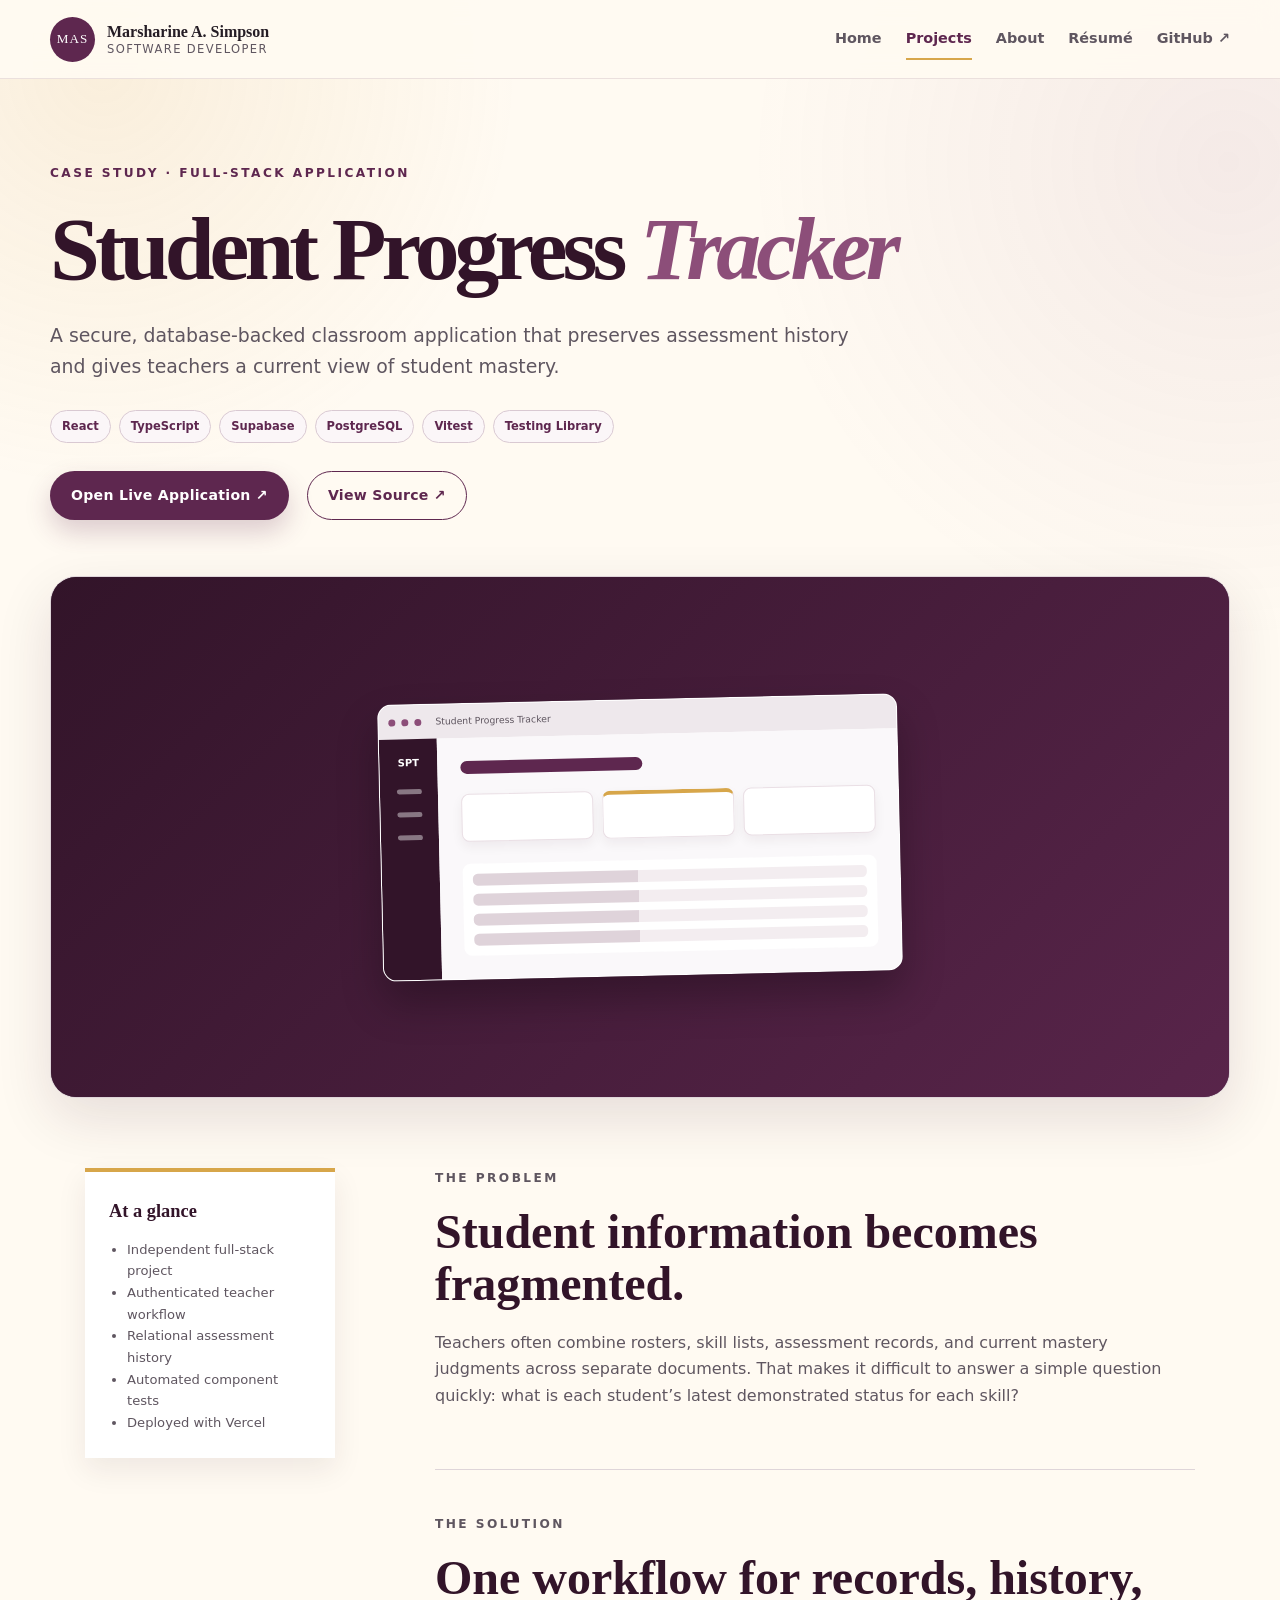
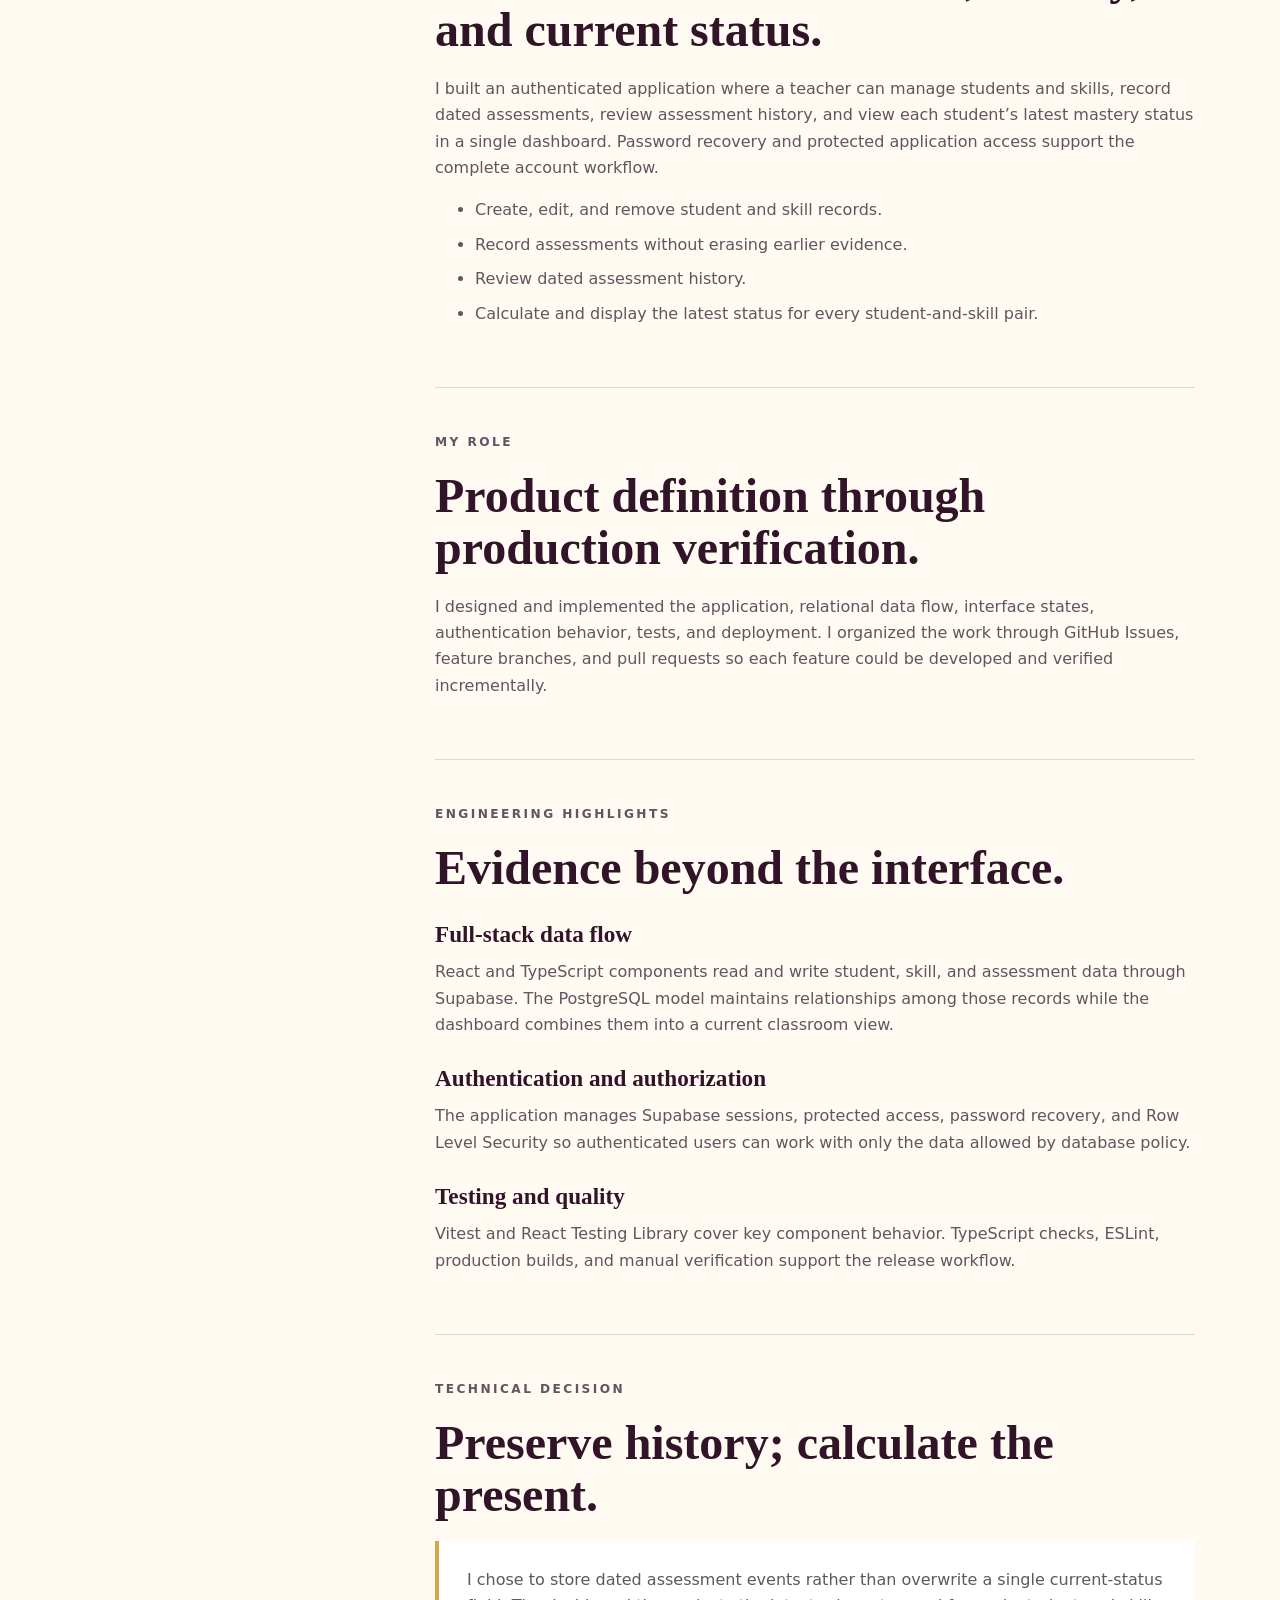
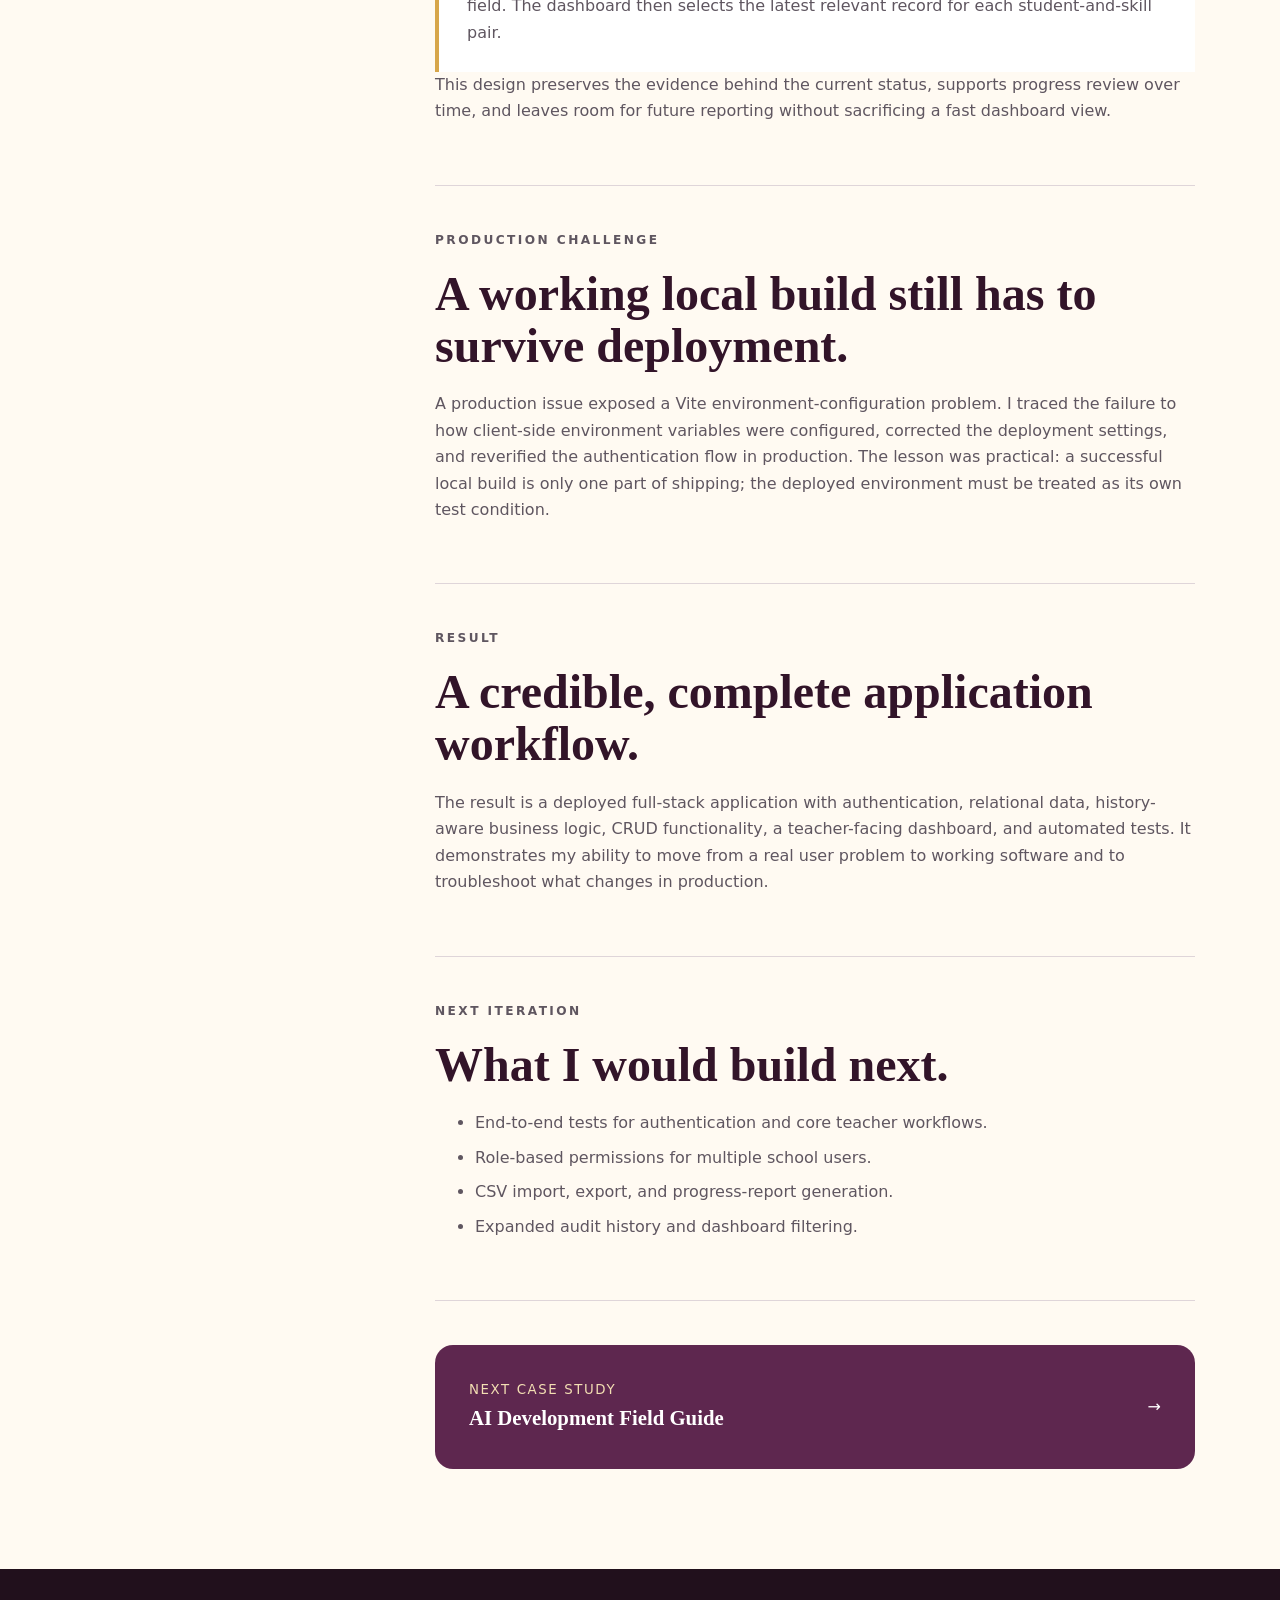
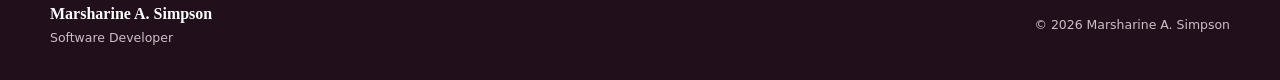
<file: case-studies/student-progress-tracker.html>
<!DOCTYPE html>
<html lang="en">
<head>
    <meta charset="UTF-8">
    <meta name="viewport" content="width=device-width, initial-scale=1.0">
    <meta name="description" content="Student Progress Tracker engineering case study: React, TypeScript, Supabase, PostgreSQL, authentication, Row Level Security, automated testing, and production debugging.">
    <title>Student Progress Tracker Case Study | Marsharine A. Simpson</title>
    <link rel="stylesheet" href="../styles.css">
    <script src="../script.js" defer></script>
</head>
<body data-page="case-study">
    <a class="skip-link" href="#main-content">Skip to main content</a>
    <header class="site-header">
        <div class="nav-shell">
            <a class="brand" href="../index.html" aria-label="Marsharine A. Simpson portfolio home"><span class="brand-mark" aria-hidden="true">MAS</span><span class="brand-copy"><strong>Marsharine A. Simpson</strong><small>Software Developer</small></span></a>
            <button class="menu-button" id="menu-button" type="button" aria-expanded="false" aria-controls="main-navigation" aria-label="Open navigation menu"><span></span><span></span><span></span></button>
            <nav class="main-navigation" id="main-navigation" aria-label="Primary navigation">
                <a href="../index.html">Home</a><a href="../projects.html" aria-current="page">Projects</a><a href="../about.html">About</a><a href="https://drive.google.com/file/d/1wuTWMn3myy1M6p0Pn2306747dkVDMAsk/view?usp=drivesdk" target="_blank" rel="noopener noreferrer">Résumé</a><a href="https://github.com/marsharine-cs" target="_blank" rel="noopener noreferrer">GitHub <span aria-hidden="true">↗</span></a>
            </nav>
        </div>
    </header>

    <main id="main-content">
        <section class="case-hero shell">
            <p class="eyebrow">CASE STUDY · FULL-STACK APPLICATION</p>
            <h1>Student Progress <span>Tracker</span></h1>
            <p class="case-lead">A secure, database-backed classroom application that preserves assessment history and gives teachers a current view of student mastery.</p>
            <div class="case-meta" aria-label="Technologies"><span>React</span><span>TypeScript</span><span>Supabase</span><span>PostgreSQL</span><span>Vitest</span><span>Testing Library</span></div>
            <div class="button-row"><a class="button button-primary" href="https://student-progress-tracker-sepia.vercel.app" target="_blank" rel="noopener noreferrer">Open Live Application ↗</a><a class="button button-secondary" href="https://github.com/marsharine-cs/student-progress-tracker" target="_blank" rel="noopener noreferrer">View Source ↗</a></div>
        </section>

        <div class="case-cover shell">
            <div class="tracker-preview" role="img" aria-label="Stylized preview of the Student Progress Tracker teacher dashboard">
                <div class="mock-browser"><div class="mock-browser-bar"><i></i><i></i><i></i><span>Student Progress Tracker</span></div><div class="mock-dashboard"><div class="mock-sidebar"><b>SPT</b><span></span><span></span><span></span></div><div class="mock-content"><div class="mock-heading"></div><div class="mock-stats"><i></i><i></i><i></i></div><div class="mock-table"><span></span><span></span><span></span><span></span></div></div></div></div>
            </div>
        </div>

        <div class="case-layout shell">
            <aside class="case-sidebar" aria-label="Case study summary">
                <strong>At a glance</strong>
                <ul><li>Independent full-stack project</li><li>Authenticated teacher workflow</li><li>Relational assessment history</li><li>Automated component tests</li><li>Deployed with Vercel</li></ul>
            </aside>

            <article class="case-article">
                <section><p class="eyebrow">THE PROBLEM</p><h2>Student information becomes fragmented.</h2><p>Teachers often combine rosters, skill lists, assessment records, and current mastery judgments across separate documents. That makes it difficult to answer a simple question quickly: what is each student’s latest demonstrated status for each skill?</p></section>

                <section><p class="eyebrow">THE SOLUTION</p><h2>One workflow for records, history, and current status.</h2><p>I built an authenticated application where a teacher can manage students and skills, record dated assessments, review assessment history, and view each student’s latest mastery status in a single dashboard. Password recovery and protected application access support the complete account workflow.</p><ul><li>Create, edit, and remove student and skill records.</li><li>Record assessments without erasing earlier evidence.</li><li>Review dated assessment history.</li><li>Calculate and display the latest status for every student-and-skill pair.</li></ul></section>

                <section><p class="eyebrow">MY ROLE</p><h2>Product definition through production verification.</h2><p>I designed and implemented the application, relational data flow, interface states, authentication behavior, tests, and deployment. I organized the work through GitHub Issues, feature branches, and pull requests so each feature could be developed and verified incrementally.</p></section>

                <section><p class="eyebrow">ENGINEERING HIGHLIGHTS</p><h2>Evidence beyond the interface.</h2><h3>Full-stack data flow</h3><p>React and TypeScript components read and write student, skill, and assessment data through Supabase. The PostgreSQL model maintains relationships among those records while the dashboard combines them into a current classroom view.</p><h3>Authentication and authorization</h3><p>The application manages Supabase sessions, protected access, password recovery, and Row Level Security so authenticated users can work with only the data allowed by database policy.</p><h3>Testing and quality</h3><p>Vitest and React Testing Library cover key component behavior. TypeScript checks, ESLint, production builds, and manual verification support the release workflow.</p></section>

                <section><p class="eyebrow">TECHNICAL DECISION</p><h2>Preserve history; calculate the present.</h2><div class="callout"><p>I chose to store dated assessment events rather than overwrite a single current-status field. The dashboard then selects the latest relevant record for each student-and-skill pair.</p></div><p>This design preserves the evidence behind the current status, supports progress review over time, and leaves room for future reporting without sacrificing a fast dashboard view.</p></section>

                <section><p class="eyebrow">PRODUCTION CHALLENGE</p><h2>A working local build still has to survive deployment.</h2><p>A production issue exposed a Vite environment-configuration problem. I traced the failure to how client-side environment variables were configured, corrected the deployment settings, and reverified the authentication flow in production. The lesson was practical: a successful local build is only one part of shipping; the deployed environment must be treated as its own test condition.</p></section>

                <section><p class="eyebrow">RESULT</p><h2>A credible, complete application workflow.</h2><p>The result is a deployed full-stack application with authentication, relational data, history-aware business logic, CRUD functionality, a teacher-facing dashboard, and automated tests. It demonstrates my ability to move from a real user problem to working software and to troubleshoot what changes in production.</p></section>

                <section><p class="eyebrow">NEXT ITERATION</p><h2>What I would build next.</h2><ul><li>End-to-end tests for authentication and core teacher workflows.</li><li>Role-based permissions for multiple school users.</li><li>CSV import, export, and progress-report generation.</li><li>Expanded audit history and dashboard filtering.</li></ul></section>

                <a class="next-project" href="ai-development-field-guide.html"><span><small>NEXT CASE STUDY</small><strong>AI Development Field Guide</strong></span><span aria-hidden="true">→</span></a>
            </article>
        </div>
    </main>
    <footer class="site-footer"><div class="shell footer-grid"><div><strong>Marsharine A. Simpson</strong><span>Software Developer</span></div><p>© <span data-current-year>2026</span> Marsharine A. Simpson</p></div></footer>
</body>
</html>
</file>
<file: styles.css>
:root {
    --ink: #251d25;
    --ink-soft: #5f5660;
    --plum: #5e274f;
    --plum-deep: #321429;
    --plum-light: #8c4e79;
    --gold: #d7a64a;
    --gold-soft: #f3dfb3;
    --cream: #fffaf2;
    --paper: #ffffff;
    --mist: #f4eee9;
    --line: #dfd5d9;
    --success: #4a7c59;
    --shadow: 0 20px 55px rgba(50, 20, 41, 0.12);
    --radius-lg: 26px;
    --radius-md: 18px;
    --radius-sm: 10px;
    --shell: 1180px;
}

* {
    box-sizing: border-box;
}

html {
    scroll-behavior: smooth;
}

body {
    margin: 0;
    color: var(--ink);
    background: var(--cream);
    font-family: Inter, ui-sans-serif, system-ui, -apple-system, BlinkMacSystemFont, "Segoe UI", sans-serif;
    line-height: 1.65;
}

body::before {
    position: fixed;
    inset: 0;
    z-index: -1;
    background:
        radial-gradient(circle at 8% 8%, rgba(215, 166, 74, 0.13), transparent 26rem),
        radial-gradient(circle at 96% 18%, rgba(140, 78, 121, 0.09), transparent 30rem);
    content: "";
    pointer-events: none;
}

img {
    display: block;
    max-width: 100%;
}

a {
    color: inherit;
}

button,
a {
    -webkit-tap-highlight-color: transparent;
}

button,
input,
textarea,
select {
    font: inherit;
}

h1,
h2,
h3,
p,
figure,
ul {
    margin-top: 0;
}

h1,
h2,
h3 {
    color: var(--plum-deep);
    font-family: Georgia, "Times New Roman", serif;
    line-height: 1.08;
}

h1 span,
h2 span {
    color: var(--plum-light);
    font-style: italic;
}

.shell {
    width: min(calc(100% - 40px), var(--shell));
    margin-inline: auto;
}

.section {
    padding-block: 96px;
}

.skip-link {
    position: fixed;
    top: 12px;
    left: 12px;
    z-index: 1000;
    padding: 10px 16px;
    border-radius: 8px;
    color: var(--paper);
    background: var(--plum-deep);
    transform: translateY(-150%);
    transition: transform 160ms ease;
}

.skip-link:focus {
    transform: translateY(0);
}

:focus-visible {
    outline: 3px solid var(--gold);
    outline-offset: 4px;
}

.site-header {
    position: sticky;
    top: 0;
    z-index: 100;
    border-bottom: 1px solid rgba(94, 39, 79, 0.12);
    background: rgba(255, 250, 242, 0.94);
    backdrop-filter: blur(14px);
}

.nav-shell {
    display: flex;
    align-items: center;
    justify-content: space-between;
    width: min(calc(100% - 40px), var(--shell));
    min-height: 78px;
    margin-inline: auto;
    gap: 32px;
}

.brand {
    display: inline-flex;
    align-items: center;
    gap: 12px;
    text-decoration: none;
}

.brand-mark {
    display: grid;
    width: 45px;
    aspect-ratio: 1;
    place-items: center;
    border-radius: 50%;
    color: var(--paper);
    background: var(--plum);
    font-family: Georgia, "Times New Roman", serif;
    font-size: 0.82rem;
    letter-spacing: 0.08em;
}

.brand-copy {
    display: grid;
    line-height: 1.25;
}

.brand-copy strong {
    font-family: Georgia, "Times New Roman", serif;
    font-size: 1rem;
}

.brand-copy small {
    color: var(--ink-soft);
    font-size: 0.72rem;
    letter-spacing: 0.12em;
    text-transform: uppercase;
}

.main-navigation {
    display: flex;
    align-items: center;
    gap: 24px;
}

.main-navigation a {
    position: relative;
    color: var(--ink-soft);
    font-size: 0.9rem;
    font-weight: 700;
    text-decoration: none;
}

.main-navigation a:hover,
.main-navigation a[aria-current="page"] {
    color: var(--plum);
}

.main-navigation a[aria-current="page"]::after {
    position: absolute;
    right: 0;
    bottom: -9px;
    left: 0;
    height: 2px;
    background: var(--gold);
    content: "";
}

.menu-button {
    display: none;
    width: 46px;
    height: 42px;
    padding: 10px;
    border: 1px solid var(--line);
    border-radius: 9px;
    background: var(--paper);
    cursor: pointer;
}

.menu-button span {
    display: block;
    width: 100%;
    height: 2px;
    margin-block: 4px;
    border-radius: 2px;
    background: var(--plum-deep);
    transition: transform 180ms ease, opacity 180ms ease;
}

.menu-button[aria-expanded="true"] span:first-child {
    transform: translateY(6px) rotate(45deg);
}

.menu-button[aria-expanded="true"] span:nth-child(2) {
    opacity: 0;
}

.menu-button[aria-expanded="true"] span:last-child {
    transform: translateY(-6px) rotate(-45deg);
}

.hero {
    display: grid;
    grid-template-columns: minmax(0, 1.25fr) minmax(300px, 0.75fr);
    align-items: center;
    min-height: 680px;
    padding-block: 86px;
    gap: clamp(46px, 8vw, 105px);
}

.eyebrow {
    margin-bottom: 18px;
    color: var(--plum);
    font-size: 0.76rem;
    font-weight: 800;
    letter-spacing: 0.2em;
}

.hero h1,
.page-hero h1,
.case-hero h1 {
    margin-bottom: 22px;
    font-size: clamp(3.25rem, 7vw, 6.5rem);
    letter-spacing: -0.055em;
}

.hero-stack {
    margin-bottom: 20px;
    color: var(--plum);
    font-size: clamp(1rem, 2vw, 1.23rem);
    font-weight: 800;
    letter-spacing: 0.015em;
}

.hero-introduction {
    max-width: 700px;
    margin-bottom: 18px;
    color: var(--ink-soft);
    font-size: 1.12rem;
}

.signature-line {
    margin-bottom: 30px;
    color: var(--plum-deep);
    font-family: Georgia, "Times New Roman", serif;
    font-size: 1.2rem;
    font-style: italic;
}

.button-row,
.project-actions {
    display: flex;
    flex-wrap: wrap;
    align-items: center;
    gap: 12px 18px;
}

.button {
    display: inline-flex;
    align-items: center;
    justify-content: center;
    min-height: 48px;
    padding: 12px 20px;
    border: 1px solid transparent;
    border-radius: 999px;
    font-size: 0.88rem;
    font-weight: 800;
    letter-spacing: 0.02em;
    text-decoration: none;
    transition: transform 160ms ease, box-shadow 160ms ease, background 160ms ease;
}

.button:hover {
    transform: translateY(-2px);
}

.button-primary {
    color: var(--paper);
    background: var(--plum);
    box-shadow: 0 12px 26px rgba(94, 39, 79, 0.22);
}

.button-primary:hover {
    background: var(--plum-deep);
}

.button-secondary {
    border-color: var(--plum);
    color: var(--plum);
    background: transparent;
}

.button-light {
    color: var(--plum-deep);
    background: var(--cream);
}

.button-outline-light {
    border-color: rgba(255, 255, 255, 0.65);
    color: var(--paper);
}

.button-small {
    min-height: 40px;
    padding: 9px 16px;
    font-size: 0.78rem;
}

.hero-photo {
    position: relative;
    margin: 0;
}

.hero-photo::before {
    position: absolute;
    inset: -20px 20px 35px -20px;
    z-index: -1;
    border: 1px solid var(--gold);
    border-radius: 180px 180px var(--radius-lg) var(--radius-lg);
    content: "";
}

.hero-photo img {
    width: 100%;
    aspect-ratio: 4 / 5;
    border-radius: 180px 180px var(--radius-lg) var(--radius-lg);
    object-fit: cover;
    object-position: center 22%;
    box-shadow: var(--shadow);
}

.hero-photo figcaption {
    position: absolute;
    right: -20px;
    bottom: 18px;
    max-width: 240px;
    padding: 13px 17px;
    border-left: 4px solid var(--gold);
    color: var(--paper);
    background: var(--plum-deep);
    box-shadow: var(--shadow);
    font-size: 0.77rem;
    font-weight: 700;
    letter-spacing: 0.03em;
}

.proof-strip {
    border-block: 1px solid var(--line);
    background: var(--paper);
}

.proof-grid {
    display: grid;
    grid-template-columns: repeat(4, 1fr);
}

.proof-grid div {
    display: grid;
    min-height: 118px;
    align-content: center;
    padding: 20px 28px;
    border-left: 1px solid var(--line);
}

.proof-grid div:last-child {
    border-right: 1px solid var(--line);
}

.proof-grid strong {
    color: var(--plum-deep);
    font-family: Georgia, "Times New Roman", serif;
    font-size: 1.08rem;
}

.proof-grid span {
    color: var(--ink-soft);
    font-size: 0.78rem;
}

.section-heading {
    display: grid;
    grid-template-columns: minmax(0, 1fr) minmax(260px, 0.62fr);
    align-items: end;
    margin-bottom: 46px;
    gap: 44px;
}

.section-heading h2,
.developer-edge h2,
.cta-section h2 {
    max-width: 740px;
    margin-bottom: 0;
    font-size: clamp(2.4rem, 5vw, 4.4rem);
    letter-spacing: -0.04em;
}

.section-heading > p,
.developer-edge > div:last-child p {
    margin-bottom: 0;
    color: var(--ink-soft);
}

.featured-grid {
    display: grid;
    gap: 28px;
}

.project-card {
    overflow: hidden;
    border: 1px solid var(--line);
    border-radius: var(--radius-lg);
    background: var(--paper);
    box-shadow: 0 12px 36px rgba(50, 20, 41, 0.07);
}

.project-card-featured {
    display: grid;
    grid-template-columns: minmax(0, 0.94fr) minmax(0, 1.06fr);
    min-height: 390px;
}

.project-media {
    display: grid;
    min-height: 320px;
    padding: clamp(18px, 2.4vw, 30px);
    overflow: hidden;
    place-items: center;
    background:
        linear-gradient(145deg, rgba(94, 39, 79, 0.09), rgba(215, 166, 74, 0.12)),
        var(--mist);
}

.project-media img {
    width: 100%;
    height: auto;
    max-height: 100%;
    border-radius: 12px;
    object-fit: contain;
    box-shadow: 0 14px 30px rgba(50, 20, 41, 0.14);
    transition: transform 350ms ease;
}

a.project-media:hover img {
    transform: translateY(-3px);
}

.project-card-body {
    display: flex;
    flex-direction: column;
    justify-content: center;
    padding: clamp(30px, 5vw, 60px);
}

.project-kicker {
    margin-bottom: 15px;
    color: var(--plum-light);
    font-size: 0.72rem;
    font-weight: 900;
    letter-spacing: 0.18em;
}

.project-card h3 {
    margin-bottom: 15px;
    font-size: clamp(2rem, 3.5vw, 3.2rem);
}

.project-card-body > p:not(.project-kicker) {
    margin-bottom: 22px;
    color: var(--ink-soft);
}

.tag-list {
    display: flex;
    flex-wrap: wrap;
    padding: 0;
    margin-bottom: 28px;
    gap: 8px;
    list-style: none;
}

.tag-list li,
.case-meta span {
    padding: 6px 11px;
    border: 1px solid #d9c9d2;
    border-radius: 999px;
    color: var(--plum);
    background: #fbf6f8;
    font-size: 0.72rem;
    font-weight: 800;
}

.project-actions > a:not(.button),
.text-link {
    color: var(--plum);
    font-size: 0.82rem;
    font-weight: 850;
    text-underline-offset: 4px;
}

.section-action {
    margin-top: 38px;
    text-align: right;
}

.text-link {
    font-size: 0.96rem;
}

.tracker-preview {
    display: grid;
    padding: clamp(24px, 4vw, 48px);
    place-items: center;
    background:
        linear-gradient(135deg, rgba(50, 20, 41, 0.96), rgba(94, 39, 79, 0.88)),
        var(--plum-deep);
}

.mock-browser {
    width: 100%;
    max-width: 520px;
    overflow: hidden;
    border: 1px solid rgba(255, 255, 255, 0.25);
    border-radius: 14px;
    background: var(--paper);
    box-shadow: 0 22px 40px rgba(0, 0, 0, 0.27);
    transform: rotate(-1.3deg);
}

.mock-browser-bar {
    display: flex;
    align-items: center;
    height: 34px;
    padding-inline: 10px;
    gap: 6px;
    color: var(--ink-soft);
    background: #eee8ec;
    font-size: 0.58rem;
}

.mock-browser-bar i {
    width: 7px;
    height: 7px;
    border-radius: 50%;
    background: var(--plum-light);
}

.mock-browser-bar span {
    margin-left: 8px;
}

.mock-dashboard {
    display: grid;
    grid-template-columns: 58px 1fr;
    min-height: 235px;
}

.mock-sidebar {
    display: flex;
    flex-direction: column;
    align-items: center;
    padding-top: 16px;
    gap: 18px;
    color: var(--paper);
    background: var(--plum-deep);
    font-size: 0.62rem;
}

.mock-sidebar span {
    width: 25px;
    height: 5px;
    border-radius: 10px;
    background: rgba(255, 255, 255, 0.42);
}

.mock-content {
    padding: 23px;
    background: #faf8fa;
}

.mock-heading {
    width: 44%;
    height: 13px;
    margin-bottom: 20px;
    border-radius: 8px;
    background: var(--plum);
}

.mock-stats {
    display: grid;
    grid-template-columns: repeat(3, 1fr);
    margin-bottom: 22px;
    gap: 9px;
}

.mock-stats i {
    height: 48px;
    border: 1px solid #eadfe5;
    border-radius: 8px;
    background: var(--paper);
    box-shadow: 0 5px 12px rgba(50, 20, 41, 0.06);
}

.mock-stats i:nth-child(2) {
    border-top: 4px solid var(--gold);
}

.mock-table {
    display: grid;
    padding: 10px;
    gap: 8px;
    border-radius: 8px;
    background: var(--paper);
}

.mock-table span {
    height: 12px;
    border-radius: 5px;
    background: linear-gradient(90deg, #dfd3da 42%, #f3edf0 42%);
}

.section-dark {
    color: #f7edf3;
    background: var(--plum-deep);
}

.section-heading-light h2,
.section-heading-light h3 {
    color: var(--paper);
}

.section-heading-light .eyebrow {
    color: var(--gold-soft);
}

.section-heading-light > p {
    color: #cabec7;
}

.skills-grid {
    display: grid;
    grid-template-columns: repeat(4, 1fr);
    border-block: 1px solid rgba(255, 255, 255, 0.16);
}

.skills-grid article {
    min-height: 250px;
    padding: 34px 28px;
    border-left: 1px solid rgba(255, 255, 255, 0.16);
}

.skills-grid article:last-child {
    border-right: 1px solid rgba(255, 255, 255, 0.16);
}

.skills-grid span {
    color: var(--gold);
    font-size: 0.75rem;
    font-weight: 900;
}

.skills-grid h3 {
    margin: 40px 0 14px;
    color: var(--paper);
    font-size: 1.55rem;
}

.skills-grid p {
    margin-bottom: 0;
    color: #cabec7;
    font-size: 0.88rem;
}

.developer-edge {
    display: grid;
    grid-template-columns: minmax(0, 1fr) minmax(300px, 0.76fr);
    align-items: center;
    gap: clamp(44px, 8vw, 100px);
}

.developer-edge .text-link {
    display: inline-block;
    margin-top: 22px;
}

.cta-section {
    padding-block: 74px;
    color: var(--paper);
    background: var(--plum);
}

.cta-grid {
    display: grid;
    grid-template-columns: minmax(0, 1.2fr) auto;
    align-items: center;
    gap: 40px;
}

.cta-section .eyebrow {
    color: var(--gold-soft);
}

.cta-section h2 {
    color: var(--paper);
    font-size: clamp(2rem, 4vw, 3.5rem);
}

.site-footer {
    padding-block: 32px;
    color: #cbbfc6;
    background: #21101c;
}

.footer-grid {
    display: flex;
    align-items: center;
    justify-content: space-between;
    gap: 30px;
}

.footer-grid div {
    display: grid;
}

.footer-grid strong {
    color: var(--paper);
    font-family: Georgia, "Times New Roman", serif;
}

.footer-grid span,
.footer-grid p {
    font-size: 0.78rem;
}

.footer-grid p {
    margin-bottom: 0;
}

/* Projects */
.page-hero {
    max-width: 900px;
    padding-block: 90px 72px;
}

.page-hero h1 {
    margin-bottom: 24px;
}

.page-hero > p:last-child {
    max-width: 760px;
    margin-bottom: 0;
    color: var(--ink-soft);
    font-size: 1.12rem;
}

.project-index {
    padding-bottom: 96px;
}

.compact-grid {
    display: grid;
    grid-template-columns: repeat(2, minmax(0, 1fr));
    gap: 24px;
}

.compact-card {
    display: grid;
    grid-template-columns: minmax(150px, 0.72fr) minmax(0, 1fr);
    min-height: 240px;
}

.compact-card .project-media {
    min-height: 100%;
    padding: 16px;
}

.compact-card .project-card-body {
    padding: 28px;
}

.compact-card h3 {
    font-size: 1.55rem;
}

.compact-card .tag-list {
    margin-bottom: 18px;
}

.compact-card .project-actions {
    margin-top: auto;
}

.subsection-heading {
    display: flex;
    align-items: end;
    justify-content: space-between;
    margin: 84px 0 30px;
    gap: 30px;
}

.subsection-heading h2 {
    max-width: 700px;
    margin-bottom: 0;
    font-size: clamp(2rem, 4vw, 3.4rem);
}

.subsection-heading p {
    max-width: 470px;
    margin-bottom: 0;
    color: var(--ink-soft);
}

.education-card {
    display: grid;
    grid-template-columns: minmax(280px, 0.82fr) minmax(0, 1.18fr);
    overflow: hidden;
    border: 1px solid var(--line);
    border-radius: var(--radius-lg);
    background: var(--paper);
}

.education-card img {
    width: 100%;
    height: 100%;
    min-height: 360px;
    padding: 28px;
    object-fit: contain;
    background:
        linear-gradient(145deg, rgba(94, 39, 79, 0.08), rgba(215, 166, 74, 0.12)),
        var(--mist);
}

.education-card > div {
    padding: clamp(32px, 5vw, 58px);
}

.education-card h3 {
    font-size: clamp(2rem, 4vw, 3.4rem);
}

.education-card p {
    color: var(--ink-soft);
}

.minor-link-row {
    margin-top: 28px;
    color: var(--ink-soft);
    font-size: 0.88rem;
}

/* About */
.about-intro {
    display: grid;
    grid-template-columns: minmax(280px, 0.75fr) minmax(0, 1.25fr);
    align-items: start;
    gap: clamp(48px, 8vw, 110px);
}

.about-intro figure {
    position: sticky;
    top: 110px;
    margin: 0;
}

.about-intro img {
    width: 100%;
    aspect-ratio: 4 / 5;
    border-radius: 170px 170px var(--radius-lg) var(--radius-lg);
    object-fit: cover;
    box-shadow: var(--shadow);
}

.about-copy .lead {
    color: var(--plum-deep);
    font-family: Georgia, "Times New Roman", serif;
    font-size: clamp(1.45rem, 3vw, 2.2rem);
    line-height: 1.35;
}

.about-copy p:not(.eyebrow):not(.lead) {
    color: var(--ink-soft);
}

.experience-grid {
    display: grid;
    grid-template-columns: repeat(2, 1fr);
    margin-top: 58px;
    border-top: 1px solid var(--line);
    border-left: 1px solid var(--line);
}

.experience-grid article {
    padding: 30px;
    border-right: 1px solid var(--line);
    border-bottom: 1px solid var(--line);
}

.experience-grid h3 {
    font-size: 1.45rem;
}

.experience-grid p {
    margin-bottom: 0;
    color: var(--ink-soft);
    font-size: 0.9rem;
}

.credentials-grid {
    display: grid;
    grid-template-columns: 1.15fr 0.85fr;
    gap: 26px;
}

.credential-card {
    padding: 34px;
    border: 1px solid var(--line);
    border-radius: var(--radius-md);
    background: var(--paper);
}

.credential-card h3 {
    margin-bottom: 9px;
    font-size: 1.35rem;
}

.credential-card p {
    margin-bottom: 0;
    color: var(--ink-soft);
}

/* Case studies */
.case-hero {
    padding-block: 84px 56px;
}

.case-hero h1 {
    max-width: 980px;
    font-size: clamp(3rem, 7vw, 6rem);
}

.case-hero .case-lead {
    max-width: 820px;
    color: var(--ink-soft);
    font-size: 1.18rem;
}

.case-meta {
    display: flex;
    flex-wrap: wrap;
    margin: 28px 0;
    gap: 8px;
}

.case-cover {
    overflow: hidden;
    margin-bottom: 70px;
    border: 1px solid var(--line);
    border-radius: var(--radius-lg);
    background: var(--paper);
    box-shadow: var(--shadow);
}

.case-cover img {
    width: 100%;
    height: auto;
    object-fit: contain;
}

.case-cover .tracker-preview {
    min-height: 520px;
}

.case-layout {
    display: grid;
    grid-template-columns: 250px minmax(0, 760px);
    justify-content: center;
    padding-bottom: 100px;
    gap: clamp(42px, 8vw, 100px);
}

.case-sidebar {
    position: sticky;
    top: 110px;
    align-self: start;
    padding: 24px;
    border-top: 4px solid var(--gold);
    background: var(--paper);
    box-shadow: 0 12px 28px rgba(50, 20, 41, 0.08);
}

.case-sidebar strong {
    display: block;
    margin-bottom: 12px;
    color: var(--plum-deep);
    font-family: Georgia, "Times New Roman", serif;
    font-size: 1.15rem;
}

.case-sidebar ul {
    padding-left: 18px;
    margin-bottom: 0;
    color: var(--ink-soft);
    font-size: 0.82rem;
}

.case-article section {
    padding-bottom: 44px;
    margin-bottom: 44px;
    border-bottom: 1px solid var(--line);
}

.case-article section:last-child {
    border-bottom: 0;
}

.case-article h2 {
    margin-bottom: 20px;
    font-size: clamp(2rem, 4vw, 3rem);
}

.case-article h3 {
    margin: 28px 0 12px;
    font-size: 1.45rem;
}

.case-article p,
.case-article li {
    color: var(--ink-soft);
}

.case-article li + li {
    margin-top: 8px;
}

.callout {
    padding: 26px 28px;
    border-left: 4px solid var(--gold);
    background: var(--paper);
}

.callout p:last-child {
    margin-bottom: 0;
}

.next-project {
    display: flex;
    align-items: center;
    justify-content: space-between;
    padding: 34px;
    border-radius: var(--radius-md);
    color: var(--paper);
    background: var(--plum);
    text-decoration: none;
}

.next-project small {
    display: block;
    color: var(--gold-soft);
    letter-spacing: 0.12em;
}

.next-project strong {
    font-family: Georgia, "Times New Roman", serif;
    font-size: 1.3rem;
}

@media (max-width: 980px) {
    .hero {
        grid-template-columns: minmax(0, 1.15fr) minmax(260px, 0.85fr);
        gap: 50px;
    }

    .proof-grid,
    .skills-grid {
        grid-template-columns: repeat(2, 1fr);
    }

    .proof-grid div:nth-child(3),
    .skills-grid article:nth-child(3) {
        border-top: 1px solid var(--line);
    }

    .proof-grid div:nth-child(4),
    .skills-grid article:nth-child(4) {
        border-top: 1px solid var(--line);
    }

    .skills-grid article:nth-child(3),
    .skills-grid article:nth-child(4) {
        border-top-color: rgba(255, 255, 255, 0.16);
    }

    .compact-grid {
        grid-template-columns: 1fr;
    }
}

@media (max-width: 760px) {
    .shell,
    .nav-shell {
        width: min(calc(100% - 28px), var(--shell));
    }

    .section {
        padding-block: 70px;
    }

    .brand-copy {
        display: none;
    }

    .menu-button {
        display: block;
    }

    .main-navigation {
        position: absolute;
        top: calc(100% + 1px);
        right: 14px;
        left: 14px;
        display: none;
        align-items: stretch;
        padding: 12px;
        border: 1px solid var(--line);
        border-radius: var(--radius-md);
        background: var(--paper);
        box-shadow: var(--shadow);
        flex-direction: column;
        gap: 0;
    }

    .main-navigation.is-open {
        display: flex;
    }

    .main-navigation a {
        padding: 13px 12px;
        border-radius: 8px;
    }

    .main-navigation a:hover,
    .main-navigation a[aria-current="page"] {
        background: var(--mist);
    }

    .main-navigation a[aria-current="page"]::after {
        display: none;
    }

    .hero {
        grid-template-columns: 1fr;
        min-height: auto;
        padding-block: 64px 76px;
    }

    .hero-copy {
        order: 1;
    }

    .hero-photo {
        width: min(82%, 390px);
        margin-inline: auto;
    }

    .hero-photo figcaption {
        right: -10px;
    }

    .proof-grid,
    .skills-grid {
        grid-template-columns: 1fr;
    }

    .proof-grid div,
    .proof-grid div:last-child,
    .skills-grid article,
    .skills-grid article:last-child {
        min-height: auto;
        border-top: 1px solid var(--line);
        border-right: 1px solid var(--line);
    }

    .proof-grid div:first-child {
        border-top: 0;
    }

    .skills-grid article {
        min-height: 0;
        border-top-color: rgba(255, 255, 255, 0.16);
        border-right-color: rgba(255, 255, 255, 0.16);
    }

    .skills-grid h3 {
        margin-top: 16px;
    }

    .section-heading,
    .developer-edge,
    .cta-grid,
    .about-intro,
    .credentials-grid,
    .case-layout {
        grid-template-columns: 1fr;
    }

    .project-card-featured,
    .education-card {
        grid-template-columns: 1fr;
    }

    .project-media {
        min-height: 240px;
    }

    .compact-card {
        grid-template-columns: 1fr;
    }

    .compact-card .project-media {
        min-height: 210px;
    }

    .subsection-heading {
        align-items: start;
        flex-direction: column;
    }

    .about-intro figure,
    .case-sidebar {
        position: static;
    }

    .about-intro figure {
        width: min(76%, 390px);
        margin-inline: auto;
    }

    .experience-grid {
        grid-template-columns: 1fr;
    }

    .case-cover .tracker-preview {
        min-height: 360px;
    }

    .footer-grid {
        align-items: flex-start;
        flex-direction: column;
    }
}

@media (max-width: 460px) {
    .hero h1,
    .page-hero h1,
    .case-hero h1 {
        font-size: clamp(2.6rem, 15vw, 4rem);
    }

    .button-row .button {
        width: 100%;
    }

    .hero-photo {
        width: 90%;
    }

    .project-card-body,
    .education-card > div {
        padding: 26px 22px;
    }

    .mock-dashboard {
        grid-template-columns: 42px 1fr;
        min-height: 200px;
    }

    .mock-content {
        padding: 14px;
    }
}

@media (prefers-reduced-motion: reduce) {
    html {
        scroll-behavior: auto;
    }

    *,
    *::before,
    *::after {
        scroll-behavior: auto !important;
        transition-duration: 0.01ms !important;
    }
}
</file>
